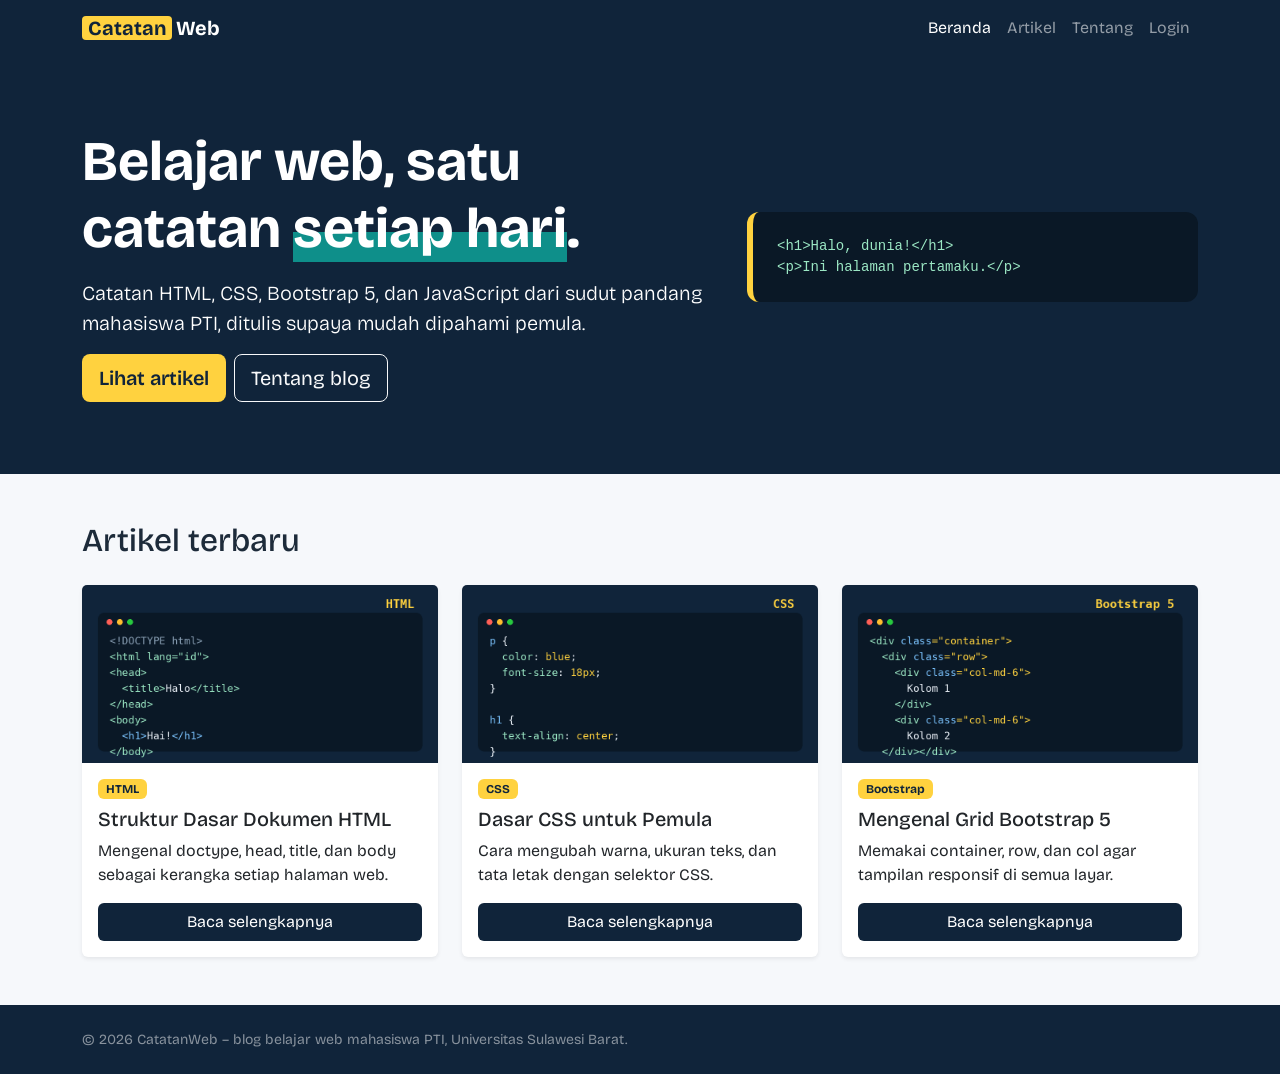
<file: index.html>
<!DOCTYPE html>
<html lang="id">
<head>
  <meta charset="UTF-8">
  <meta name="viewport" content="width=device-width, initial-scale=1.0">
  <title>Beranda | CatatanWeb</title>
  <link href="https://cdn.jsdelivr.net/npm/bootstrap@5.3.3/dist/css/bootstrap.min.css" rel="stylesheet">
  <link href="https://fonts.googleapis.com/css2?family=Bricolage+Grotesque:wght@400;600;800&display=swap" rel="stylesheet">
  <link href="style.css" rel="stylesheet">
</head>
<body>
<nav class="navbar navbar-expand-md navbar-dark bg-ink sticky-top">
  <div class="container">
    <a class="navbar-brand fw-bold" href="index.html"><span class="mark">Catatan</span>Web</a>
    <button class="navbar-toggler" type="button" data-bs-toggle="collapse" data-bs-target="#menu" aria-label="Buka menu"><span class="navbar-toggler-icon"></span></button>
    <div class="collapse navbar-collapse" id="menu">
      <ul class="navbar-nav ms-auto">
        <li class="nav-item"><a class="nav-link active" href="index.html">Beranda</a></li><li class="nav-item"><a class="nav-link" href="artikel.html">Artikel</a></li><li class="nav-item"><a class="nav-link" href="tentang.html">Tentang</a></li><li class="nav-item"><a class="nav-link" href="login.html">Login</a></li>
      </ul>
    </div>
  </div>
</nav>
<header class="hero py-5"><div class="container py-4">
  <div class="row align-items-center g-4">
    <div class="col-md-7"><h1 class="display-4 fw-bold">Belajar web, satu catatan <span class="hl">setiap hari</span>.</h1>
    <p class="lead my-3">Catatan HTML, CSS, Bootstrap 5, dan JavaScript dari sudut pandang mahasiswa PTI, ditulis supaya mudah dipahami pemula.</p>
    <a href="artikel.html" class="btn btn-lg btn-accent me-2">Lihat artikel</a><a href="tentang.html" class="btn btn-lg btn-outline-light">Tentang blog</a></div>
    <div class="col-md-5"><pre class="code-card"><code>&lt;h1&gt;Halo, dunia!&lt;/h1&gt;
&lt;p&gt;Ini halaman pertamaku.&lt;/p&gt;</code></pre></div>
  </div></div></header>
<main class="container mt-5"><h2 class="mb-4">Artikel terbaru</h2><div class="row g-4"><div class="col-md-4"><div class="card h-100 shadow-sm">
  <img src="images/html.png" class="card-img-top" alt="Struktur Dasar HTML">
  <div class="card-body d-flex flex-column"><span class="badge badge-tag align-self-start mb-2">HTML</span>
  <h5 class="card-title">Struktur Dasar Dokumen HTML</h5><p class="card-text">Mengenal doctype, head, title, dan body sebagai kerangka setiap halaman web.</p>
  <a href="detail.html?id=1" class="btn btn-ink mt-auto">Baca selengkapnya</a></div></div></div><div class="col-md-4"><div class="card h-100 shadow-sm">
  <img src="images/css.png" class="card-img-top" alt="Struktur Dasar HTML">
  <div class="card-body d-flex flex-column"><span class="badge badge-tag align-self-start mb-2">CSS</span>
  <h5 class="card-title">Dasar CSS untuk Pemula</h5><p class="card-text">Cara mengubah warna, ukuran teks, dan tata letak dengan selektor CSS.</p>
  <a href="detail.html?id=2" class="btn btn-ink mt-auto">Baca selengkapnya</a></div></div></div><div class="col-md-4"><div class="card h-100 shadow-sm">
  <img src="images/bootstrap.png" class="card-img-top" alt="Struktur Dasar HTML">
  <div class="card-body d-flex flex-column"><span class="badge badge-tag align-self-start mb-2">Bootstrap</span>
  <h5 class="card-title">Mengenal Grid Bootstrap 5</h5><p class="card-text">Memakai container, row, dan col agar tampilan responsif di semua layar.</p>
  <a href="detail.html?id=3" class="btn btn-ink mt-auto">Baca selengkapnya</a></div></div></div></div></main>
<footer class="bg-ink text-white-50 py-4 mt-5"><div class="container small">&copy; 2026 CatatanWeb &ndash; blog belajar web mahasiswa PTI, Universitas Sulawesi Barat.</div></footer>
<script src="https://cdn.jsdelivr.net/npm/bootstrap@5.3.3/dist/js/bootstrap.bundle.min.js"></script>
<script src="script.js"></script>
</body>
</html>
</file>
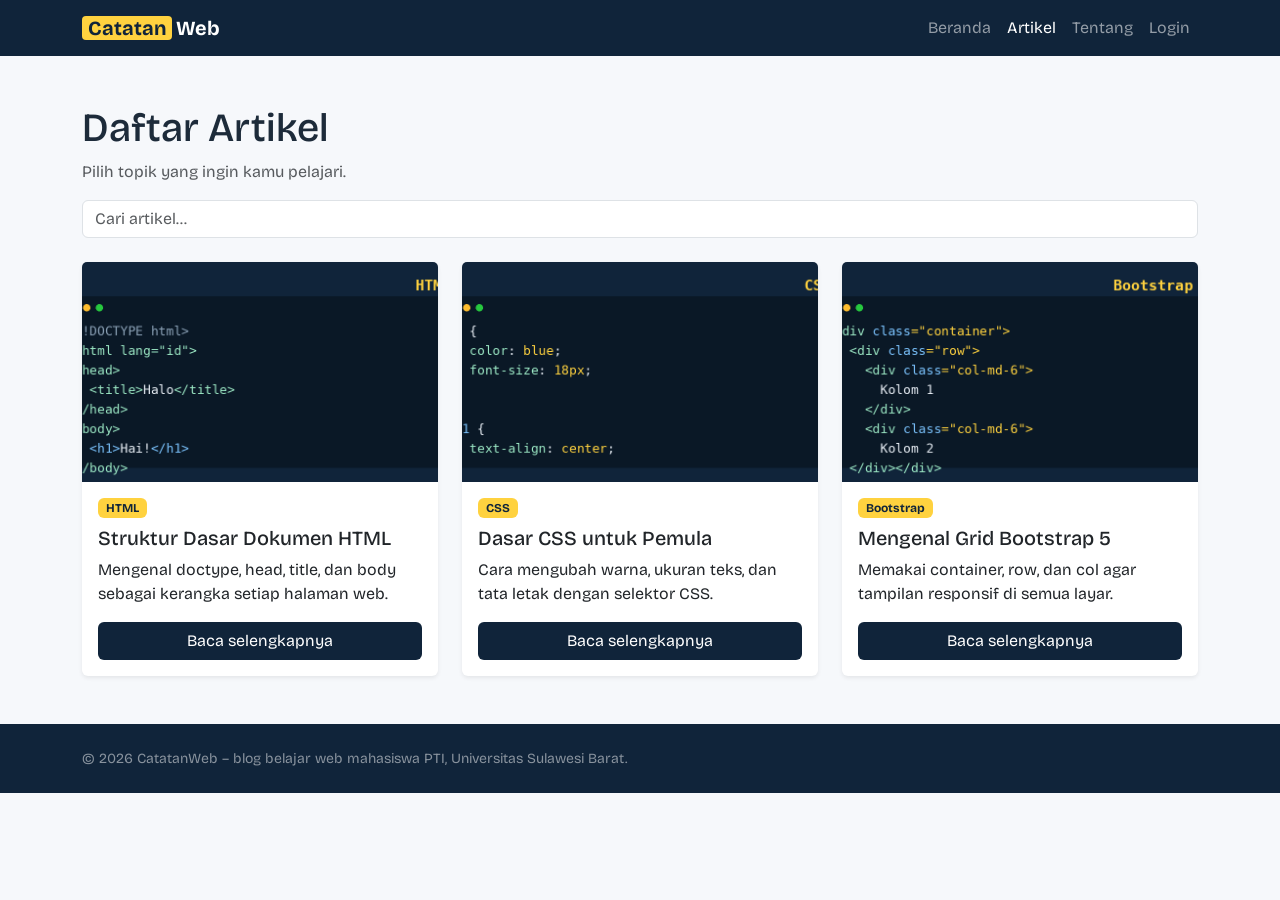
<file: artikel.html>
<!DOCTYPE html>
<html lang="id">
<head>
  <meta charset="UTF-8">
  <meta name="viewport" content="width=device-width, initial-scale=1.0">
  <title>Artikel | CatatanWeb</title>
  <link href="https://cdn.jsdelivr.net/npm/bootstrap@5.3.3/dist/css/bootstrap.min.css" rel="stylesheet">
  <link href="https://fonts.googleapis.com/css2?family=Bricolage+Grotesque:wght@400;600;800&display=swap" rel="stylesheet">
  <link href="style.css" rel="stylesheet">
</head>
<body>
<nav class="navbar navbar-expand-md navbar-dark bg-ink sticky-top">
  <div class="container">
    <a class="navbar-brand fw-bold" href="index.html"><span class="mark">Catatan</span>Web</a>
    <button class="navbar-toggler" type="button" data-bs-toggle="collapse" data-bs-target="#menu" aria-label="Buka menu"><span class="navbar-toggler-icon"></span></button>
    <div class="collapse navbar-collapse" id="menu">
      <ul class="navbar-nav ms-auto">
        <li class="nav-item"><a class="nav-link" href="index.html">Beranda</a></li>
        <li class="nav-item"><a class="nav-link active" href="artikel.html">Artikel</a></li>
        <li class="nav-item"><a class="nav-link" href="tentang.html">Tentang</a></li>
        <li class="nav-item"><a class="nav-link" href="login.html">Login</a></li>
      </ul>
    </div>
  </div>
</nav>

<main class="container mt-5">
  <h1>Daftar Artikel</h1>
  <p class="text-muted">Pilih topik yang ingin kamu pelajari.</p>
  <input type="search" id="cari" class="form-control mb-4" placeholder="Cari artikel..." aria-label="Cari artikel">

  <div class="row g-4" id="daftar">

    
    <div class="col-md-4">
      <div class="card h-100 shadow-sm">
        <img src="images/html.png" class="card-img-top" style="height:220px;object-fit:cover" alt="Struktur Dasar Dokumen HTML">
        <div class="card-body d-flex flex-column">
          <span class="badge badge-tag align-self-start mb-2">HTML</span>
          <h5 class="card-title">Struktur Dasar Dokumen HTML</h5>
          <p class="card-text">Mengenal doctype, head, title, dan body sebagai kerangka setiap halaman web.</p>
          <a href="detail.html?id=1" class="btn btn-ink mt-auto">Baca selengkapnya</a>
        </div>
      </div>
    </div>

   
    <div class="col-md-4">
      <div class="card h-100 shadow-sm">
        <img src="images/css.png" class="card-img-top" style="height:220px;object-fit:cover" alt="Dasar CSS untuk Pemula">
        <div class="card-body d-flex flex-column">
          <span class="badge badge-tag align-self-start mb-2">CSS</span>
          <h5 class="card-title">Dasar CSS untuk Pemula</h5>
          <p class="card-text">Cara mengubah warna, ukuran teks, dan tata letak dengan selektor CSS.</p>
          <a href="detail.html?id=2" class="btn btn-ink mt-auto">Baca selengkapnya</a>
        </div>
      </div>
    </div>

   
    <div class="col-md-4">
      <div class="card h-100 shadow-sm">
        <img src="images/bootstrap.png" class="card-img-top" style="height:220px;object-fit:cover" alt="Mengenal Grid Bootstrap 5">
        <div class="card-body d-flex flex-column">
          <span class="badge badge-tag align-self-start mb-2">Bootstrap</span>
          <h5 class="card-title">Mengenal Grid Bootstrap 5</h5>
          <p class="card-text">Memakai container, row, dan col agar tampilan responsif di semua layar.</p>
          <a href="detail.html?id=3" class="btn btn-ink mt-auto">Baca selengkapnya</a>
        </div>
      </div>
    </div>

  </div>
</main>

<footer class="bg-ink text-white-50 py-4 mt-5">
  <div class="container small">&copy; 2026 CatatanWeb &ndash; blog belajar web mahasiswa PTI, Universitas Sulawesi Barat.</div>
</footer>
<script src="https://cdn.jsdelivr.net/npm/bootstrap@5.3.3/dist/js/bootstrap.bundle.min.js"></script>
<script src="script.js"></script>
</body>
</html>
</file>
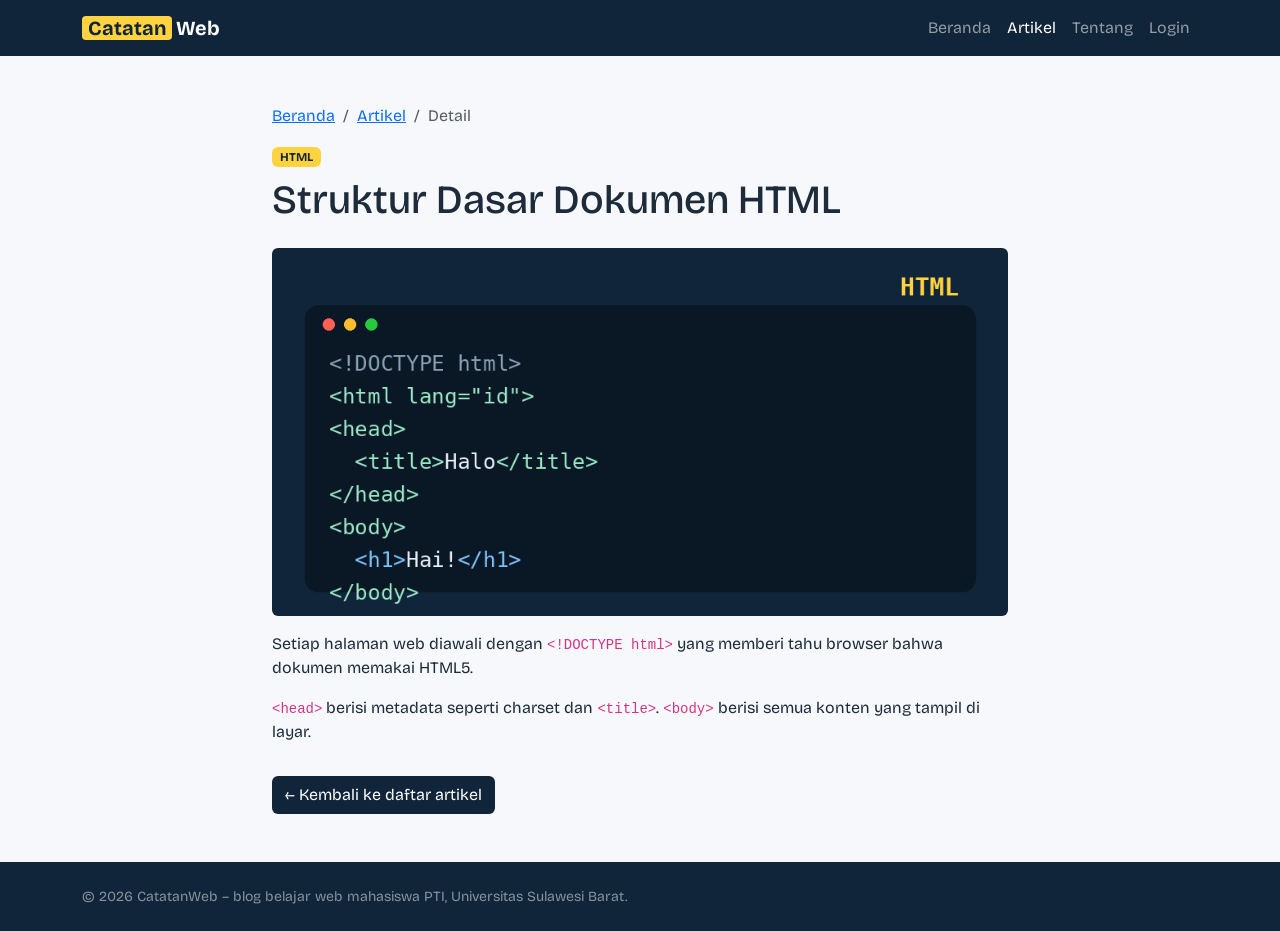
<file: detail.html>
<!DOCTYPE html>
<html lang="id">
<head>
  <meta charset="UTF-8">
  <meta name="viewport" content="width=device-width, initial-scale=1.0">
  <title>Detail Artikel | CatatanWeb</title>
  <link href="https://cdn.jsdelivr.net/npm/bootstrap@5.3.3/dist/css/bootstrap.min.css" rel="stylesheet">
  <link href="https://fonts.googleapis.com/css2?family=Bricolage+Grotesque:wght@400;600;800&display=swap" rel="stylesheet">
  <link href="style.css" rel="stylesheet">
</head>
<body>
<nav class="navbar navbar-expand-md navbar-dark bg-ink sticky-top">
  <div class="container">
    <a class="navbar-brand fw-bold" href="index.html"><span class="mark">Catatan</span>Web</a>
    <button class="navbar-toggler" type="button" data-bs-toggle="collapse" data-bs-target="#menu" aria-label="Buka menu"><span class="navbar-toggler-icon"></span></button>
    <div class="collapse navbar-collapse" id="menu">
      <ul class="navbar-nav ms-auto">
        <li class="nav-item"><a class="nav-link" href="index.html">Beranda</a></li><li class="nav-item"><a class="nav-link active" href="artikel.html">Artikel</a></li><li class="nav-item"><a class="nav-link" href="tentang.html">Tentang</a></li><li class="nav-item"><a class="nav-link" href="login.html">Login</a></li>
      </ul>
    </div>
  </div>
</nav>
<main class="container mt-5"><div class="row justify-content-center"><div class="col-lg-8">
<nav aria-label="breadcrumb"><ol class="breadcrumb"><li class="breadcrumb-item"><a href="index.html">Beranda</a></li><li class="breadcrumb-item"><a href="artikel.html">Artikel</a></li><li class="breadcrumb-item active">Detail</li></ol></nav>
<span class="badge badge-tag" id="d-kat"></span>
<h1 class="mt-2" id="d-judul"></h1>
<img id="d-img" class="img-fluid rounded my-3" alt="Gambar artikel">
<div id="d-isi"></div>
<a href="artikel.html" class="btn btn-ink mt-3">&larr; Kembali ke daftar artikel</a>
</div></div></main>
<footer class="bg-ink text-white-50 py-4 mt-5"><div class="container small">&copy; 2026 CatatanWeb &ndash; blog belajar web mahasiswa PTI, Universitas Sulawesi Barat.</div></footer>
<script src="https://cdn.jsdelivr.net/npm/bootstrap@5.3.3/dist/js/bootstrap.bundle.min.js"></script>
<script src="script.js"></script>
</body>
</html>
</file>
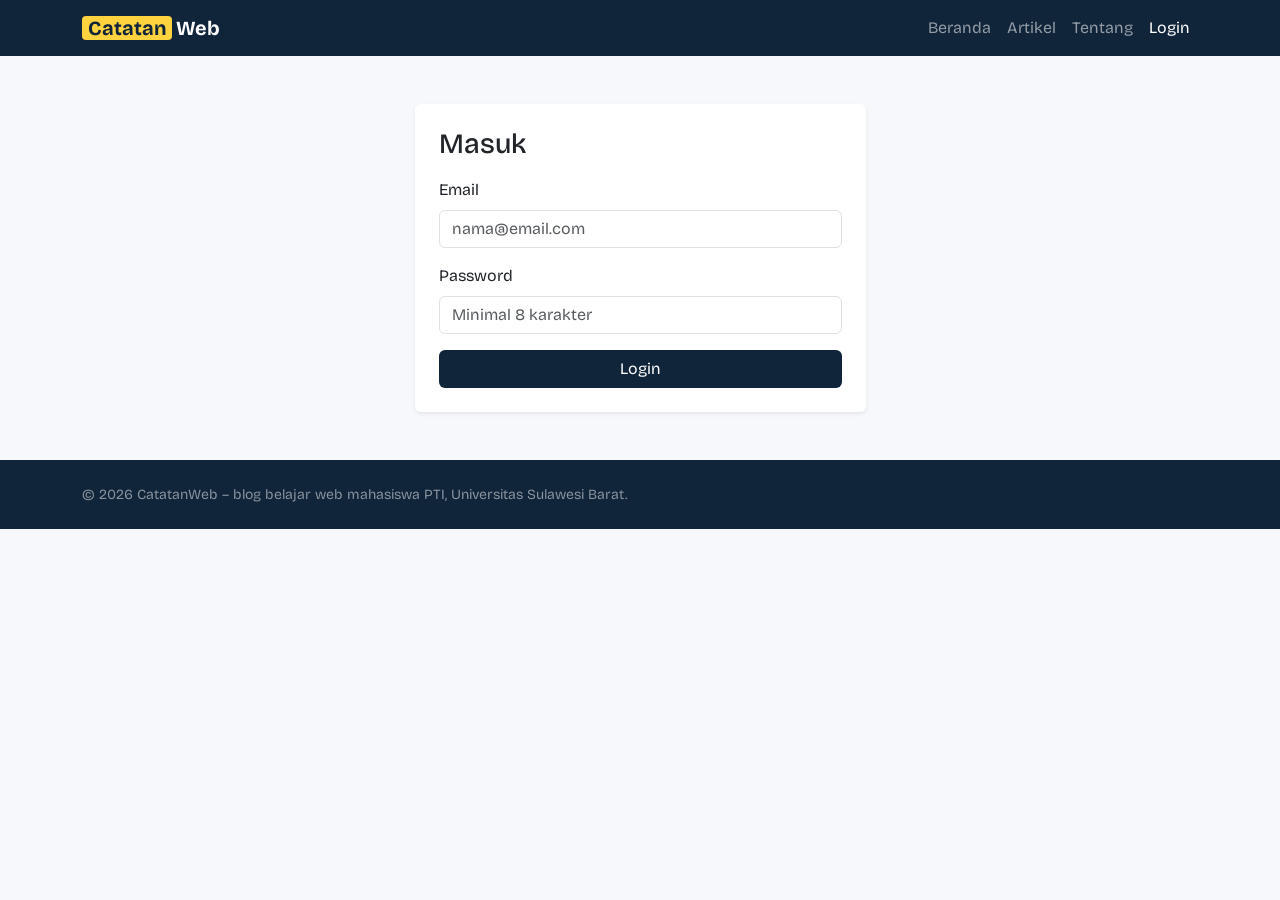
<file: login.html>
<!DOCTYPE html>
<html lang="id">
<head>
  <meta charset="UTF-8">
  <meta name="viewport" content="width=device-width, initial-scale=1.0">
  <title>Login | CatatanWeb</title>
  <link href="https://cdn.jsdelivr.net/npm/bootstrap@5.3.3/dist/css/bootstrap.min.css" rel="stylesheet">
  <link href="https://fonts.googleapis.com/css2?family=Bricolage+Grotesque:wght@400;600;800&display=swap" rel="stylesheet">
  <link href="style.css" rel="stylesheet">
</head>
<body>
<nav class="navbar navbar-expand-md navbar-dark bg-ink sticky-top">
  <div class="container">
    <a class="navbar-brand fw-bold" href="index.html"><span class="mark">Catatan</span>Web</a>
    <button class="navbar-toggler" type="button" data-bs-toggle="collapse" data-bs-target="#menu" aria-label="Buka menu"><span class="navbar-toggler-icon"></span></button>
    <div class="collapse navbar-collapse" id="menu">
      <ul class="navbar-nav ms-auto">
        <li class="nav-item"><a class="nav-link" href="index.html">Beranda</a></li><li class="nav-item"><a class="nav-link" href="artikel.html">Artikel</a></li><li class="nav-item"><a class="nav-link" href="tentang.html">Tentang</a></li><li class="nav-item"><a class="nav-link active" href="login.html">Login</a></li>
      </ul>
    </div>
  </div>
</nav>
<main class="container mt-5"><div class="row justify-content-center"><div class="col-md-6 col-lg-5">
<div class="card shadow-sm"><div class="card-body p-4">
<h1 class="h3 mb-3">Masuk</h1>
<div id="pesan"></div>
<form id="formLogin" novalidate>
  <div class="mb-3"><label for="email" class="form-label">Email</label>
  <input type="email" id="email" class="form-control" placeholder="nama@email.com"><div class="invalid-feedback" id="errEmail"></div></div>
  <div class="mb-3"><label for="password" class="form-label">Password</label>
  <input type="password" id="password" class="form-control" placeholder="Minimal 8 karakter"><div class="invalid-feedback" id="errPass"></div></div>
  <button type="submit" class="btn btn-ink w-100">Login</button>
</form></div></div></div></div></main>
<footer class="bg-ink text-white-50 py-4 mt-5"><div class="container small">&copy; 2026 CatatanWeb &ndash; blog belajar web mahasiswa PTI, Universitas Sulawesi Barat.</div></footer>
<script src="https://cdn.jsdelivr.net/npm/bootstrap@5.3.3/dist/js/bootstrap.bundle.min.js"></script>
<script src="script.js"></script>
</body>
</html>
</file>
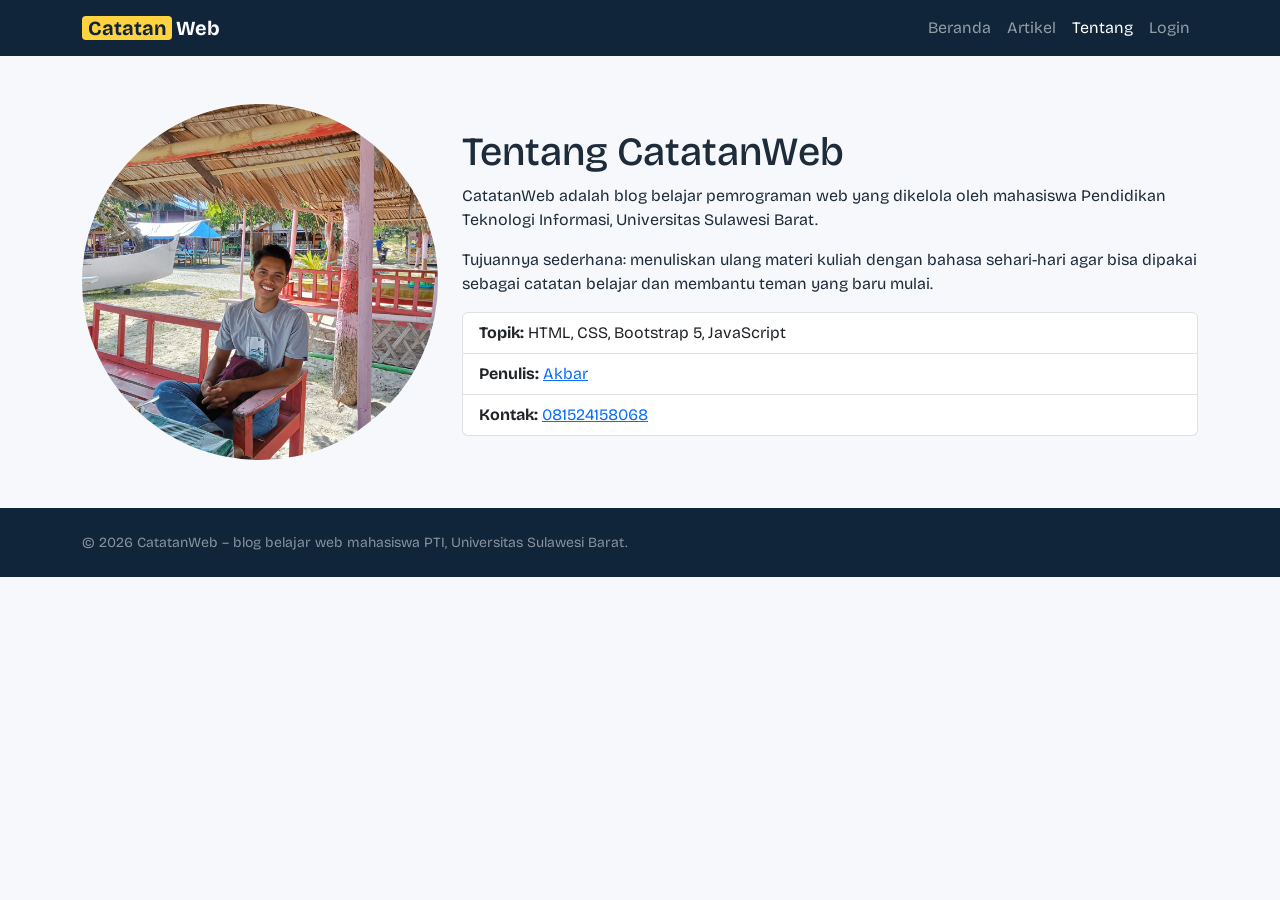
<file: tentang.html>
<!DOCTYPE html>
<html lang="id">
<head>
  <meta charset="UTF-8">
  <meta name="viewport" content="width=device-width, initial-scale=1.0">
  <title>Tentang | CatatanWeb</title>
  <link href="https://cdn.jsdelivr.net/npm/bootstrap@5.3.3/dist/css/bootstrap.min.css" rel="stylesheet">
  <link href="https://fonts.googleapis.com/css2?family=Bricolage+Grotesque:wght@400;600;800&display=swap" rel="stylesheet">
  <link href="style.css" rel="stylesheet">
</head>
<body>
<nav class="navbar navbar-expand-md navbar-dark bg-ink sticky-top">
  <div class="container">
    <a class="navbar-brand fw-bold" href="index.html"><span class="mark">Catatan</span>Web</a>
    <button class="navbar-toggler" type="button" data-bs-toggle="collapse" data-bs-target="#menu" aria-label="Buka menu"><span class="navbar-toggler-icon"></span></button>
    <div class="collapse navbar-collapse" id="menu">
      <ul class="navbar-nav ms-auto">
        <li class="nav-item"><a class="nav-link" href="index.html">Beranda</a></li>
        <li class="nav-item"><a class="nav-link" href="artikel.html">Artikel</a></li>
        <li class="nav-item"><a class="nav-link active" href="tentang.html">Tentang</a></li>
        <li class="nav-item"><a class="nav-link" href="login.html">Login</a></li>
      </ul>
    </div>
  </div>
</nav>

<main class="container mt-5">
  <div class="row g-4 align-items-center">

    <div class="col-md-4">
      <img src="images/anggota1.jpeg" class="img-fluid rounded-circle" alt="Foto penulis">
    </div>

    <div class="col-md-8">
      <h1>Tentang CatatanWeb</h1>
      <p>CatatanWeb adalah blog belajar pemrograman web yang dikelola oleh mahasiswa Pendidikan Teknologi Informasi, Universitas Sulawesi Barat.</p>
      <p>Tujuannya sederhana: menuliskan ulang materi kuliah dengan bahasa sehari-hari agar bisa dipakai sebagai catatan belajar dan membantu teman yang baru mulai.</p>
      <ul class="list-group mt-3">
        <li class="list-group-item"><strong>Topik:</strong> HTML, CSS, Bootstrap 5, JavaScript</li>
        <li class="list-group-item"><strong>Penulis:</strong> <a href="https://github.com/akbar210825" target="_blank" rel="noopener">Akbar</a></li>
        <li class="list-group-item"><strong>Kontak: </strong><a href="https://wa.me/6281524158068" target="_blank" rel="noopener">081524158068</a></li>
      </ul>
    </div>

  </div>
</main>

<footer class="bg-ink text-white-50 py-4 mt-5">
  <div class="container small">&copy; 2026 CatatanWeb &ndash; blog belajar web mahasiswa PTI, Universitas Sulawesi Barat.</div>
</footer>
<script src="https://cdn.jsdelivr.net/npm/bootstrap@5.3.3/dist/js/bootstrap.bundle.min.js"></script>
<script src="script.js"></script>
</body>
</html>
</file>
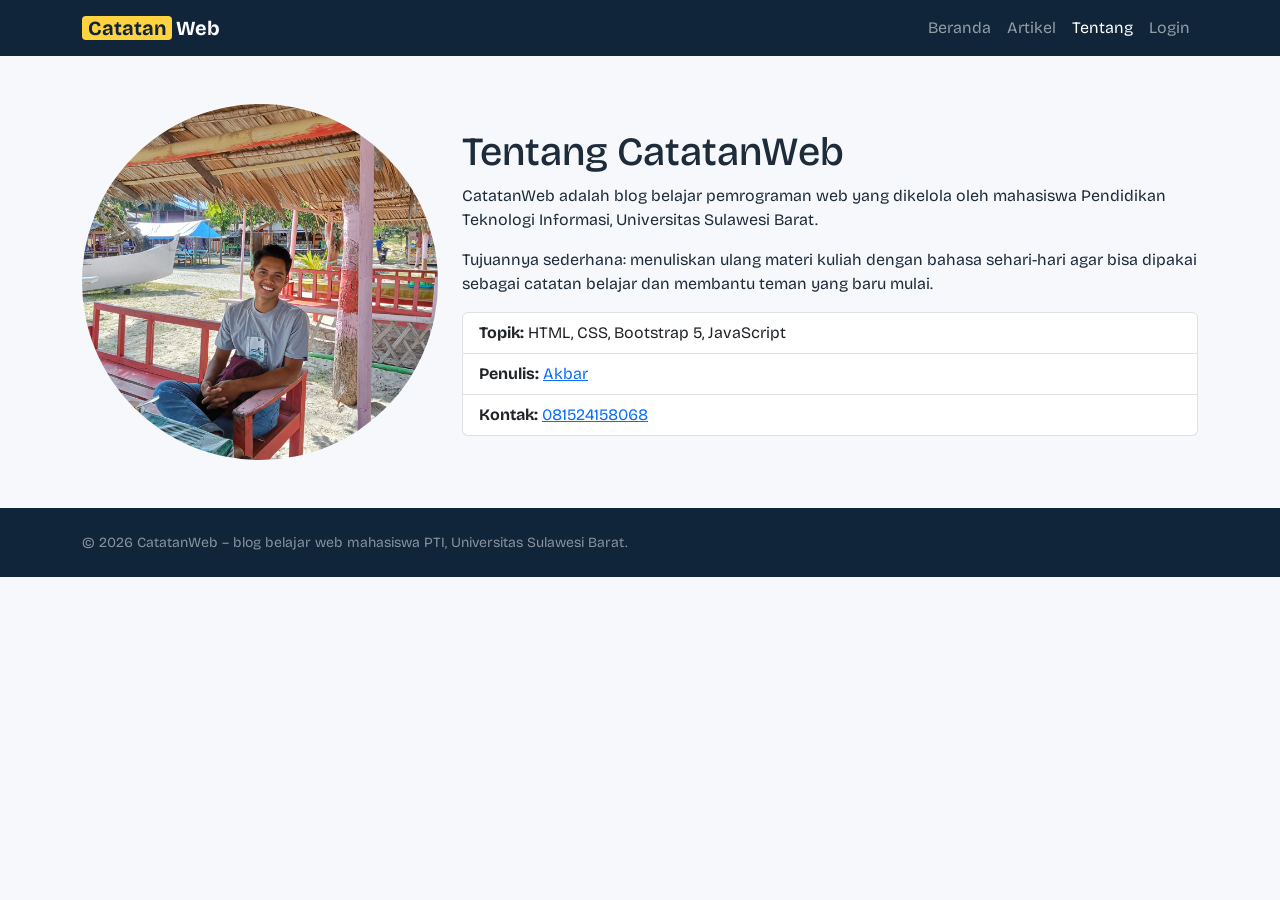
<file: blog-web/tentang.html>
<!DOCTYPE html>
<html lang="id">
<head>
  <meta charset="UTF-8">
  <meta name="viewport" content="width=device-width, initial-scale=1.0">
  <title>Tentang | CatatanWeb</title>
  <link href="https://cdn.jsdelivr.net/npm/bootstrap@5.3.3/dist/css/bootstrap.min.css" rel="stylesheet">
  <link href="https://fonts.googleapis.com/css2?family=Bricolage+Grotesque:wght@400;600;800&display=swap" rel="stylesheet">
  <link href="style.css" rel="stylesheet">
</head>
<body>
<nav class="navbar navbar-expand-md navbar-dark bg-ink sticky-top">
  <div class="container">
    <a class="navbar-brand fw-bold" href="index.html"><span class="mark">Catatan</span>Web</a>
    <button class="navbar-toggler" type="button" data-bs-toggle="collapse" data-bs-target="#menu" aria-label="Buka menu"><span class="navbar-toggler-icon"></span></button>
    <div class="collapse navbar-collapse" id="menu">
      <ul class="navbar-nav ms-auto">
        <li class="nav-item"><a class="nav-link" href="index.html">Beranda</a></li>
        <li class="nav-item"><a class="nav-link" href="artikel.html">Artikel</a></li>
        <li class="nav-item"><a class="nav-link active" href="tentang.html">Tentang</a></li>
        <li class="nav-item"><a class="nav-link" href="login.html">Login</a></li>
      </ul>
    </div>
  </div>
</nav>

<main class="container mt-5">
  <div class="row g-4 align-items-center">

    <div class="col-md-4">
      <img src="images/anggota1.jpeg" class="img-fluid rounded-circle" alt="Foto penulis">
    </div>

    <div class="col-md-8">
      <h1>Tentang CatatanWeb</h1>
      <p>CatatanWeb adalah blog belajar pemrograman web yang dikelola oleh mahasiswa Pendidikan Teknologi Informasi, Universitas Sulawesi Barat.</p>
      <p>Tujuannya sederhana: menuliskan ulang materi kuliah dengan bahasa sehari-hari agar bisa dipakai sebagai catatan belajar dan membantu teman yang baru mulai.</p>
      <ul class="list-group mt-3">
        <li class="list-group-item"><strong>Topik:</strong> HTML, CSS, Bootstrap 5, JavaScript</li>
        <li class="list-group-item"><strong>Penulis: </strong><a href="https://github.com/usernamekamu" target="_blank" rel="noopener">Akbar</a></li>
        <li class="list-group-item"><strong>Kontak: </strong><a href="https://wa.me/6281524158068" target="_blank" rel="noopener">081524158068</a></li>
      </ul>
    </div>

  </div>
</main>

<footer class="bg-ink text-white-50 py-4 mt-5">
  <div class="container small">&copy; 2026 CatatanWeb &ndash; blog belajar web mahasiswa PTI, Universitas Sulawesi Barat.</div>
</footer>
<script src="https://cdn.jsdelivr.net/npm/bootstrap@5.3.3/dist/js/bootstrap.bundle.min.js"></script>
<script src="script.js"></script>
</body>
</html>
</file>
<file: style.css>
:root{--ink:#10243a;--paper:#f6f8fb;--accent:#ffd23f;--teal:#0e8f8a}
body{font-family:'Bricolage Grotesque',system-ui,sans-serif;background:var(--paper);color:#1d2b3a}
.bg-ink{background:var(--ink)}
.navbar-brand .mark{background:var(--accent);color:var(--ink);padding:0 .35rem;border-radius:.25rem;margin-right:.25rem}
.hero{background:var(--ink);color:#fff}
.hl{background:linear-gradient(transparent 55%,var(--teal) 55%)}
.btn-accent{background:var(--accent);color:var(--ink);font-weight:600}
.btn-accent:hover{background:#f1c52a;color:var(--ink)}
.btn-ink{background:var(--ink);color:#fff}
.btn-ink:hover{background:var(--teal);color:#fff}
.badge-tag{background:var(--accent);color:var(--ink)}
.code-card{background:#0a1826;color:#9be7c4;padding:1.5rem;border-radius:.75rem;border-left:6px solid var(--accent);overflow-x:auto}
.card{border:0}
a:focus-visible,button:focus-visible,input:focus-visible{outline:3px solid var(--teal);outline-offset:2px}
</file>
<file: blog-web/style.css>
:root{--ink:#10243a;--paper:#f6f8fb;--accent:#ffd23f;--teal:#0e8f8a}
body{font-family:'Bricolage Grotesque',system-ui,sans-serif;background:var(--paper);color:#1d2b3a}
.bg-ink{background:var(--ink)}
.navbar-brand .mark{background:var(--accent);color:var(--ink);padding:0 .35rem;border-radius:.25rem;margin-right:.25rem}
.hero{background:var(--ink);color:#fff}
.hl{background:linear-gradient(transparent 55%,var(--teal) 55%)}
.btn-accent{background:var(--accent);color:var(--ink);font-weight:600}
.btn-accent:hover{background:#f1c52a;color:var(--ink)}
.btn-ink{background:var(--ink);color:#fff}
.btn-ink:hover{background:var(--teal);color:#fff}
.badge-tag{background:var(--accent);color:var(--ink)}
.code-card{background:#0a1826;color:#9be7c4;padding:1.5rem;border-radius:.75rem;border-left:6px solid var(--accent);overflow-x:auto}
.card{border:0}
a:focus-visible,button:focus-visible,input:focus-visible{outline:3px solid var(--teal);outline-offset:2px}
</file>
